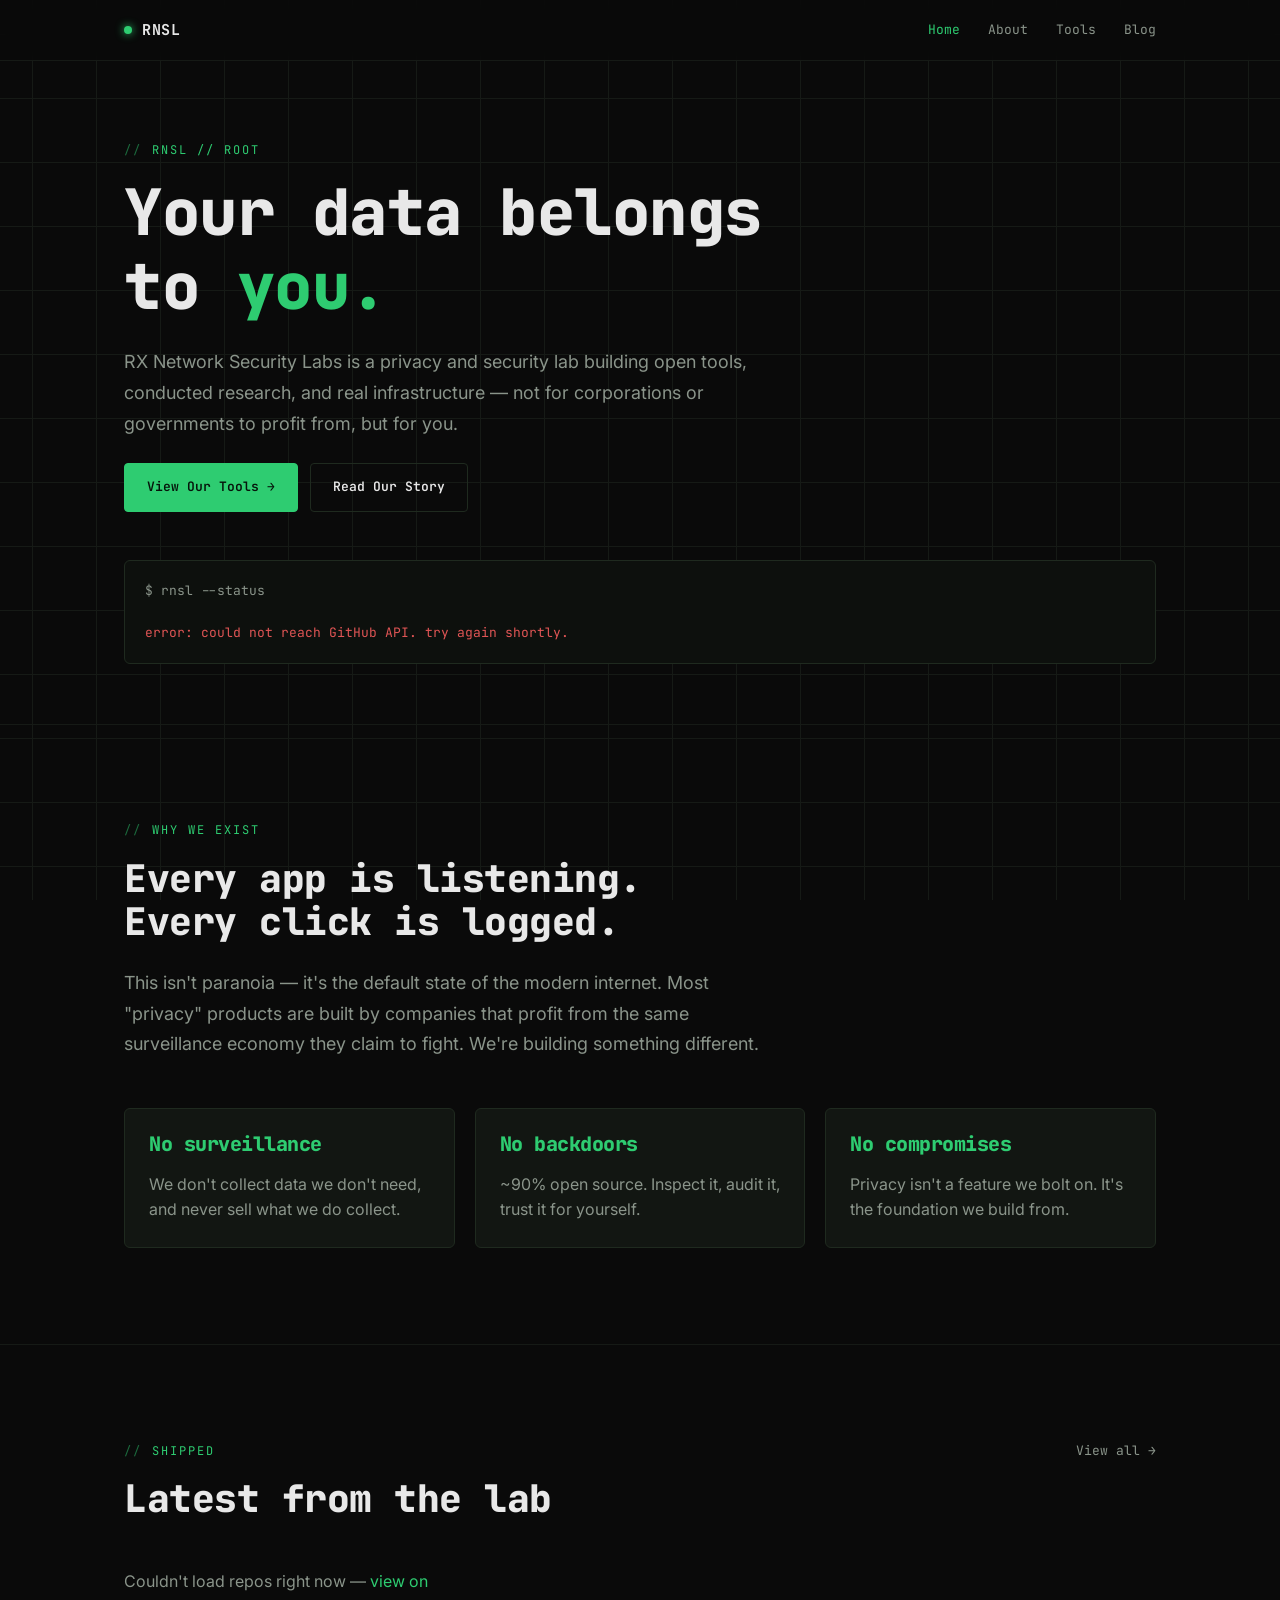
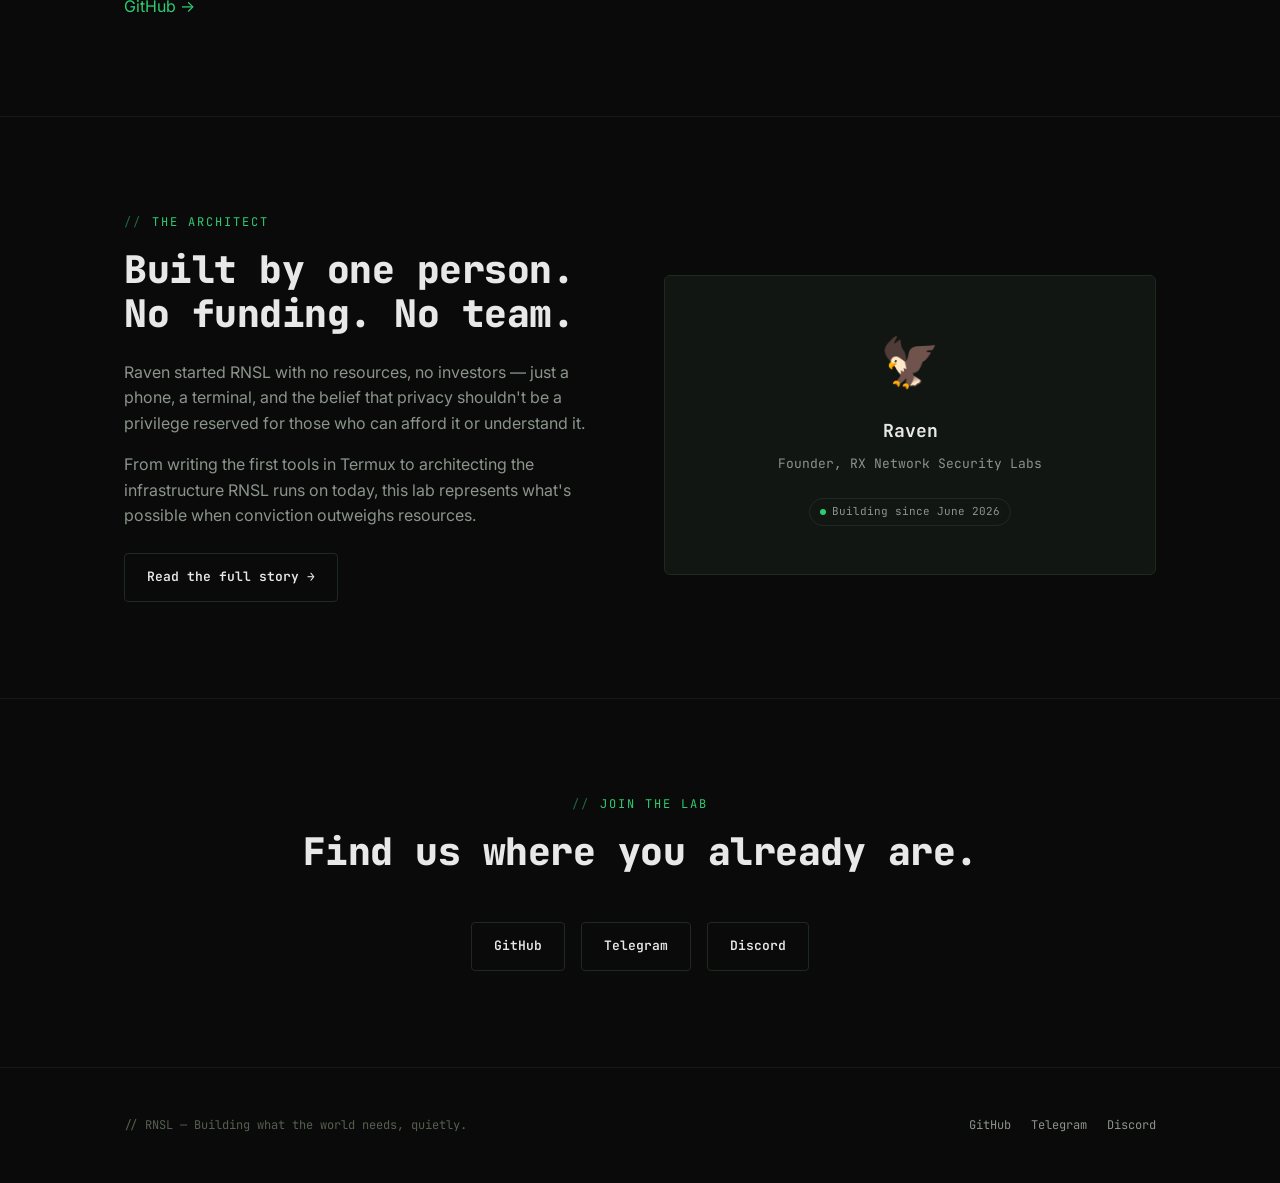
<file: index.html>
<!DOCTYPE html>
<html lang="en">
<head>
<meta charset="UTF-8">
<meta name="viewport" content="width=device-width, initial-scale=1.0">
<title>RX Network Security Labs — RNSL</title>
<meta name="description" content="A privacy and security lab building open tools, research and infrastructure. Your data belongs to you.">
<link rel="stylesheet" href="css/style.css">
<link rel="icon" href="data:image/svg+xml,<svg xmlns='http://www.w3.org/2000/svg' viewBox='0 0 100 100'><text y='.9em' font-size='90'>🦅</text></svg>">
</head>
<body>

<nav class="nav">
  <div class="nav-inner">
    <div class="nav-brand">
      <span class="dot"></span> RNSL
    </div>
    <div class="nav-links">
      <a href="index.html">Home</a>
      <a href="about.html">About</a>
      <a href="tools.html">Tools</a>
      <a href="blog.html">Blog</a>
    </div>
    <button class="nav-toggle" aria-label="Toggle menu">☰</button>
  </div>
</nav>

<!-- ============ HERO ============ -->
<section style="padding-top: 80px; padding-bottom: 60px;">
  <div class="wrap">
    <div class="eyebrow">rnsl // root</div>
    <h1>Your data belongs<br>to <span style="color: var(--signal)">you.</span></h1>
    <p class="lede mt-24">
      RX Network Security Labs is a privacy and security lab building
      open tools, conducted research, and real infrastructure —
      not for corporations or governments to profit from, but for you.
    </p>
    <div class="mt-24" style="display: flex; gap: 12px; flex-wrap: wrap;">
      <a href="tools.html" class="btn btn-primary">View Our Tools →</a>
      <a href="about.html" class="btn btn-ghost">Read Our Story</a>
    </div>

    <!-- Live status readout — the signature element -->
    <div class="data-block mt-48" id="status-block">
      <span class="dim">$</span> rnsl --status
      <br><br>
      <span class="skel">repos     : loading...</span><br>
      <span class="skel">stars     : loading...</span><br>
      <span class="skel">status    : loading...</span><br>
      <span class="skel">synced    : loading...</span>
    </div>
  </div>
</section>

<hr class="divider">

<!-- ============ MISSION ============ -->
<section>
  <div class="wrap">
    <div class="eyebrow">why we exist</div>
    <h2>Every app is listening.<br>Every click is logged.</h2>
    <p class="lede mt-24">
      This isn't paranoia — it's the default state of the modern internet.
      Most "privacy" products are built by companies that profit from
      the same surveillance economy they claim to fight. We're building
      something different.
    </p>

    <div class="grid-3 mt-48">
      <div class="card">
        <h3 style="color: var(--signal)">No surveillance</h3>
        <p class="mt-16">We don't collect data we don't need, and never sell what we do collect.</p>
      </div>
      <div class="card">
        <h3 style="color: var(--signal)">No backdoors</h3>
        <p class="mt-16">~90% open source. Inspect it, audit it, trust it for yourself.</p>
      </div>
      <div class="card">
        <h3 style="color: var(--signal)">No compromises</h3>
        <p class="mt-16">Privacy isn't a feature we bolt on. It's the foundation we build from.</p>
      </div>
    </div>
  </div>
</section>

<hr class="divider">

<!-- ============ LATEST RELEASES (live) ============ -->
<section>
  <div class="wrap">
    <div style="display: flex; justify-content: space-between; align-items: baseline; flex-wrap: wrap; gap: 12px;">
      <div>
        <div class="eyebrow">shipped</div>
        <h2>Latest from the lab</h2>
      </div>
      <a href="tools.html" class="mono dim" style="font-size: 13px;">View all →</a>
    </div>

    <div class="grid-3 mt-48" id="latest-repos">
      <div class="card"><div class="skel" style="height: 100px;"></div></div>
      <div class="card"><div class="skel" style="height: 100px;"></div></div>
      <div class="card"><div class="skel" style="height: 100px;"></div></div>
    </div>
  </div>
</section>

<hr class="divider">

<!-- ============ FOUNDER ============ -->
<section>
  <div class="wrap">
    <div class="eyebrow">the architect</div>
    <div class="grid-2" style="align-items: center; gap: 48px;">
      <div>
        <h2>Built by one person.<br>No funding. No team.</h2>
        <p class="mt-24">
          Raven started RNSL with no resources, no investors —
          just a phone, a terminal, and the belief that privacy
          shouldn't be a privilege reserved for those who can afford it
          or understand it.
        </p>
        <p class="mt-16">
          From writing the first tools in Termux to architecting the
          infrastructure RNSL runs on today, this lab represents what's
          possible when conviction outweighs resources.
        </p>
        <a href="about.html" class="btn btn-ghost mt-24">Read the full story →</a>
      </div>
      <div class="card center" style="padding: 48px 24px;">
        <div class="mono" style="font-size: 48px; color: var(--signal);">🦅</div>
        <div class="mono mt-16" style="font-weight: 700; font-size: 18px;">Raven</div>
        <div class="mono dim mt-8" style="font-size: 13px;">Founder, RX Network Security Labs</div>
        <div class="pill mt-24"><span class="dot"></span> Building since June 2026</div>
      </div>
    </div>
  </div>
</section>

<hr class="divider">

<!-- ============ CONNECT ============ -->
<section>
  <div class="wrap center">
    <div class="eyebrow center" style="justify-content: center;">join the lab</div>
    <h2>Find us where you already are.</h2>
    <div class="mt-48" style="display: flex; gap: 16px; justify-content: center; flex-wrap: wrap;">
      <a href="https://github.com/RX-Network-Security-Labs" class="btn btn-ghost" target="_blank" rel="noopener">GitHub</a>
      <a href="https://t.me/rxnetworksecuritylabs" class="btn btn-ghost" target="_blank" rel="noopener">Telegram</a>
      <a href="https://discord.gg/nWt82zV3s4" class="btn btn-ghost" target="_blank" rel="noopener">Discord</a>
    </div>
  </div>
</section>

<footer>
  <div class="wrap footer-inner">
    <div>// RNSL — Building what the world needs, quietly.</div>
    <div style="display: flex; gap: 20px;">
      <a href="https://github.com/RX-Network-Security-Labs" target="_blank" rel="noopener">GitHub</a>
      <a href="https://t.me/rxnetworksecuritylabs" target="_blank" rel="noopener">Telegram</a>
      <a href="https://discord.gg/nWt82zV3s4" target="_blank" rel="noopener">Discord</a>
    </div>
  </div>
</footer>

<script src="js/rnsl-data.js"></script>
<script>
(async function() {
  const repos = await rnslFetchRepos();
  const statusBlock = document.getElementById("status-block");
  const latestEl = document.getElementById("latest-repos");

  if (repos === null) {
    statusBlock.innerHTML = `<span class="dim">$</span> rnsl --status\n\n<span style="color:#e05555">error: could not reach GitHub API. try again shortly.</span>`;
    latestEl.innerHTML = `<p class="dim">Couldn't load repos right now — <a href="https://github.com/RX-Network-Security-Labs" style="color:var(--signal)">view on GitHub →</a></p>`;
    return;
  }

  const totalStars = repos.reduce((s, r) => s + (r.stargazers_count || 0), 0);
  const now = new Date().toISOString().replace("T", " ").slice(0, 16) + " UTC";

  statusBlock.innerHTML =
`<span class="dim">$</span> rnsl --status

repos     : <span style="color:var(--signal)">${repos.length}</span>
stars     : <span style="color:var(--signal)">${totalStars}</span>
status    : <span style="color:var(--signal)">ACTIVE</span>
synced    : ${now}`;

  if (repos.length === 0) {
    latestEl.innerHTML = `<div class="card center" style="grid-column: 1 / -1;"><p>No releases yet — first drop incoming. <a href="https://github.com/RX-Network-Security-Labs" style="color:var(--signal)">Watch on GitHub →</a></p></div>`;
    return;
  }

  const sorted = [...repos].sort((a, b) => new Date(b.updated_at) - new Date(a.updated_at));
  const top3 = sorted.slice(0, 3);

  latestEl.innerHTML = top3.map(r => `
    <a href="${r.html_url}" target="_blank" rel="noopener" class="card" style="display:block;">
      <div style="display:flex; justify-content:space-between; align-items:start;">
        <h3 class="mono" style="font-size:16px;">${rnslEscapeHtml(r.name)}</h3>
        <span class="mono faint" style="font-size:11px;">${rnslTimeAgo(r.updated_at)}</span>
      </div>
      <p class="mt-16" style="font-size:14px;">${rnslEscapeHtml(r.description || "No description yet.")}</p>
      <div class="mt-16" style="display:flex; gap:14px; align-items:center;">
        ${r.language ? `<span class="mono faint" style="font-size:12px;"><span style="color:${rnslLangColor(r.language)}">●</span> ${rnslEscapeHtml(r.language)}</span>` : ""}
        <span class="mono faint" style="font-size:12px;">★ ${r.stargazers_count || 0}</span>
      </div>
    </a>
  `).join("");
})();
</script>

</body>
</html>
</file>
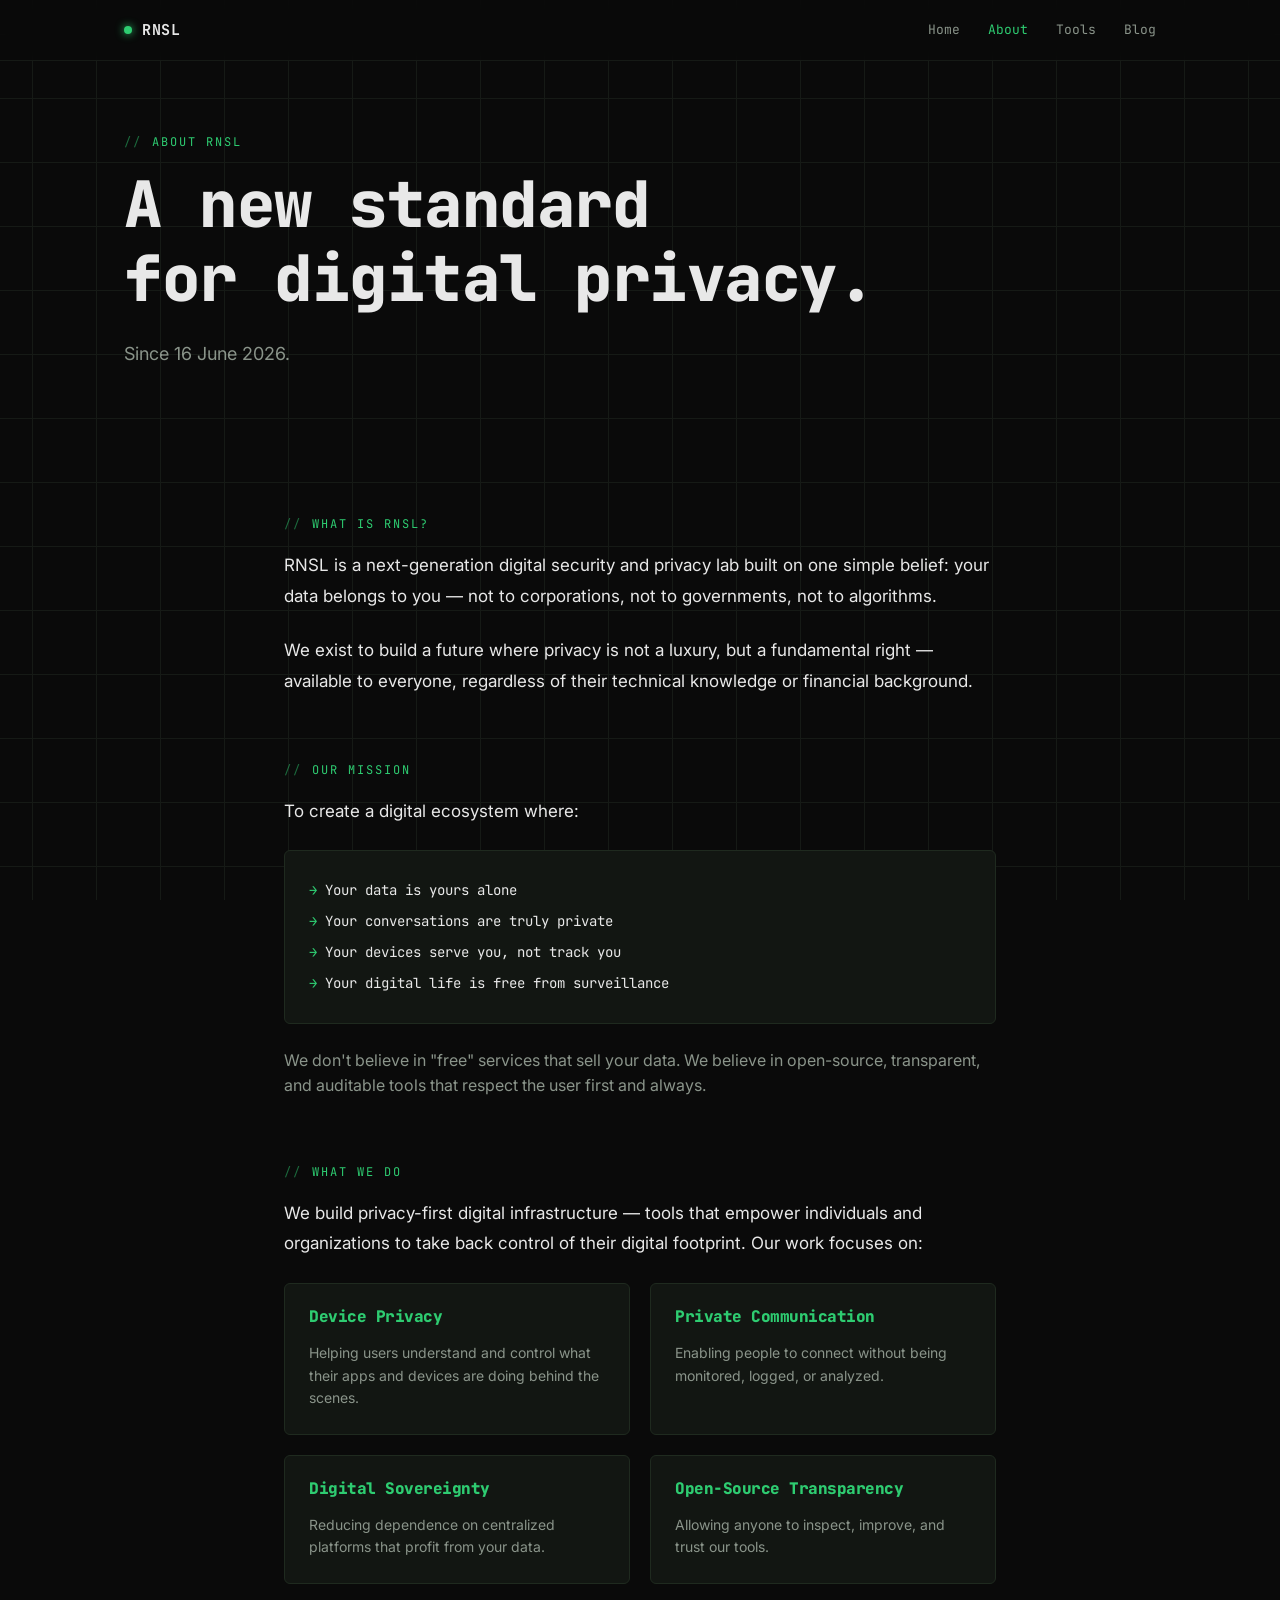
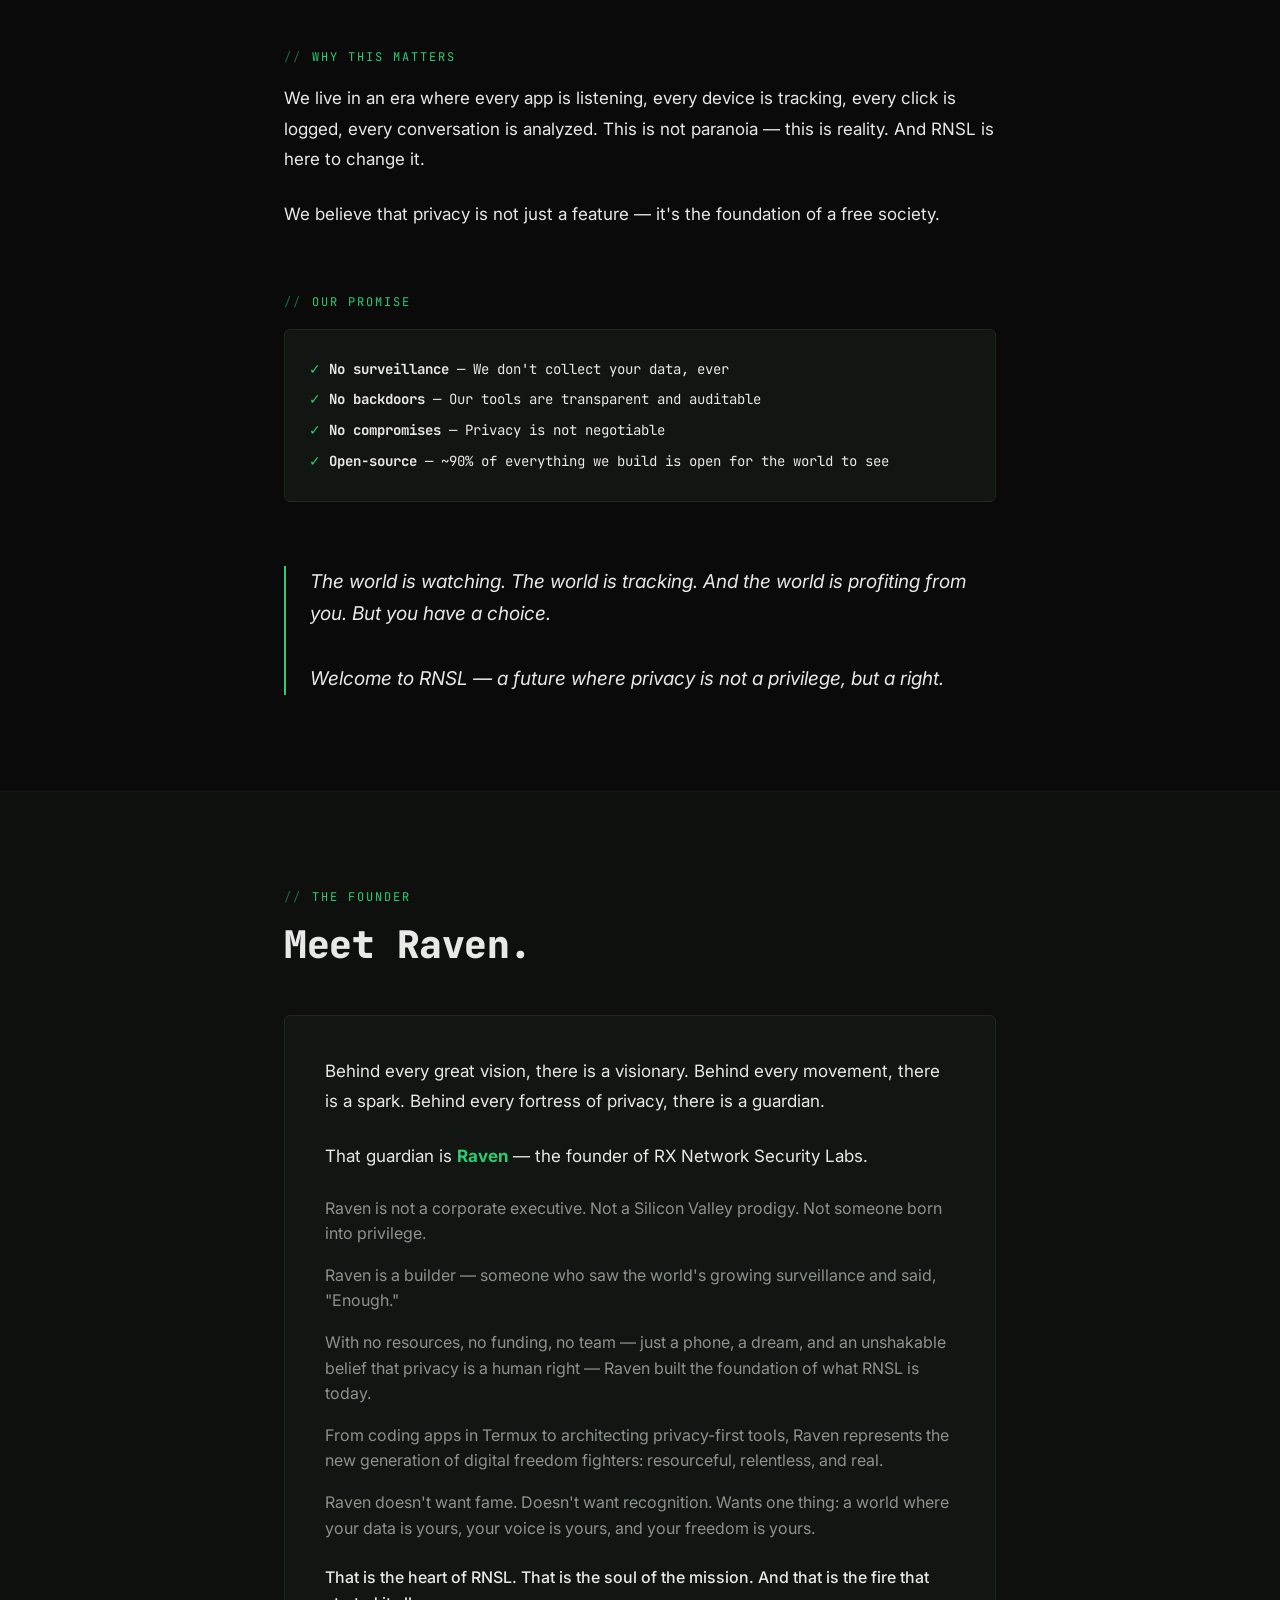
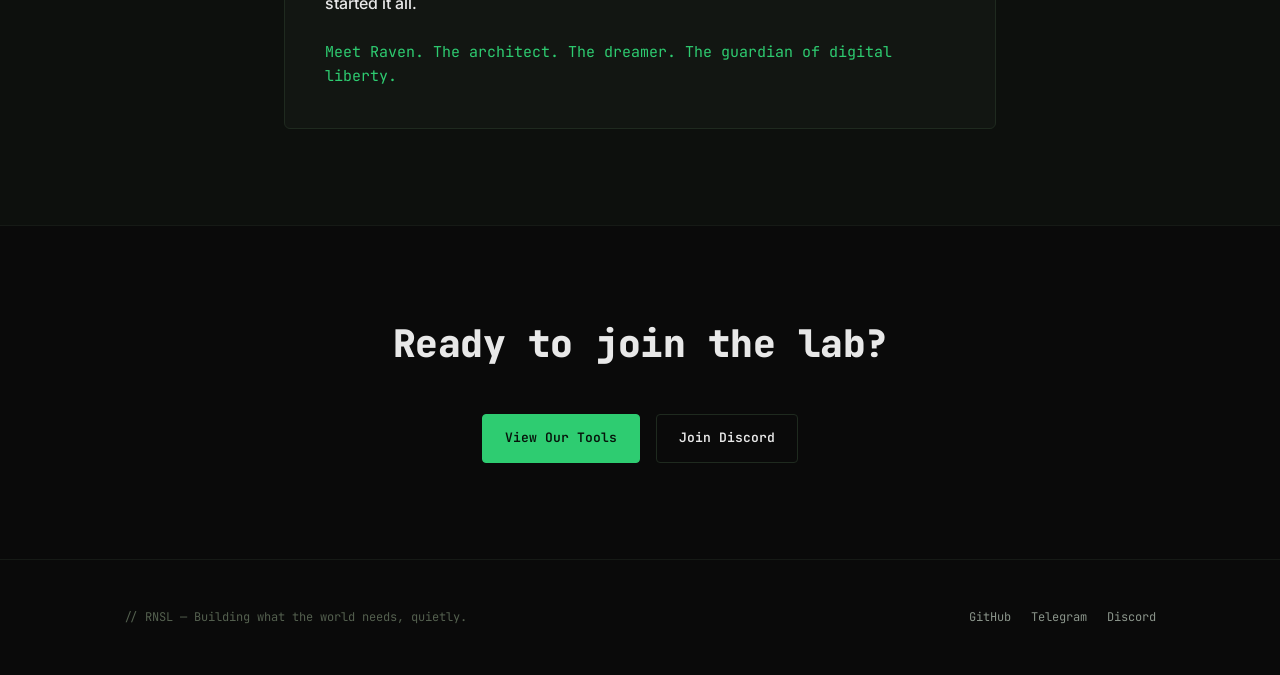
<file: about.html>
<!DOCTYPE html>
<html lang="en">
<head>
<meta charset="UTF-8">
<meta name="viewport" content="width=device-width, initial-scale=1.0">
<title>About — RX Network Security Labs</title>
<meta name="description" content="The story of RNSL — why we exist, what we believe, and who's building it.">
<link rel="stylesheet" href="css/style.css">
<link rel="icon" href="data:image/svg+xml,<svg xmlns='http://www.w3.org/2000/svg' viewBox='0 0 100 100'><text y='.9em' font-size='90'>🦅</text></svg>">
</head>
<body>

<nav class="nav">
  <div class="nav-inner">
    <div class="nav-brand"><span class="dot"></span> RNSL</div>
    <div class="nav-links">
      <a href="index.html">Home</a>
      <a href="about.html">About</a>
      <a href="tools.html">Tools</a>
      <a href="blog.html">Blog</a>
    </div>
    <button class="nav-toggle" aria-label="Toggle menu">☰</button>
  </div>
</nav>

<section style="padding-top: 72px; padding-bottom: 48px;">
  <div class="wrap">
    <div class="eyebrow">about rnsl</div>
    <h1>A new standard<br>for digital privacy.</h1>
    <p class="lede mt-24">Since 16 June 2026.</p>
  </div>
</section>

<hr class="divider">

<section>
  <div class="wrap" style="max-width: 760px;">

    <div class="eyebrow">what is rnsl?</div>
    <p style="font-size: 17px; color: var(--text); line-height: 1.8;">
      RNSL is a next-generation digital security and privacy lab built on
      one simple belief: your data belongs to you — not to corporations,
      not to governments, not to algorithms.
    </p>
    <p class="mt-24" style="font-size: 17px; color: var(--text); line-height: 1.8;">
      We exist to build a future where privacy is not a luxury, but a
      fundamental right — available to everyone, regardless of their
      technical knowledge or financial background.
    </p>

    <div class="mt-64"></div>
    <div class="eyebrow">our mission</div>
    <p style="font-size: 17px; color: var(--text); line-height: 1.8;">
      To create a digital ecosystem where:
    </p>
    <div class="card mt-24">
      <div class="mono" style="font-size: 14px; line-height: 2.2;">
        <div><span style="color: var(--signal)">→</span> Your data is yours alone</div>
        <div><span style="color: var(--signal)">→</span> Your conversations are truly private</div>
        <div><span style="color: var(--signal)">→</span> Your devices serve you, not track you</div>
        <div><span style="color: var(--signal)">→</span> Your digital life is free from surveillance</div>
      </div>
    </div>
    <p class="mt-24">
      We don't believe in "free" services that sell your data. We believe
      in open-source, transparent, and auditable tools that respect the
      user first and always.
    </p>

    <div class="mt-64"></div>
    <div class="eyebrow">what we do</div>
    <p style="font-size: 17px; color: var(--text); line-height: 1.8;">
      We build privacy-first digital infrastructure — tools that empower
      individuals and organizations to take back control of their digital
      footprint. Our work focuses on:
    </p>

    <div class="grid-2 mt-24">
      <div class="card">
        <h3 style="color: var(--signal); font-size: 16px;">Device Privacy</h3>
        <p class="mt-16" style="font-size: 14px;">Helping users understand and control what their apps and devices are doing behind the scenes.</p>
      </div>
      <div class="card">
        <h3 style="color: var(--signal); font-size: 16px;">Private Communication</h3>
        <p class="mt-16" style="font-size: 14px;">Enabling people to connect without being monitored, logged, or analyzed.</p>
      </div>
      <div class="card">
        <h3 style="color: var(--signal); font-size: 16px;">Digital Sovereignty</h3>
        <p class="mt-16" style="font-size: 14px;">Reducing dependence on centralized platforms that profit from your data.</p>
      </div>
      <div class="card">
        <h3 style="color: var(--signal); font-size: 16px;">Open-Source Transparency</h3>
        <p class="mt-16" style="font-size: 14px;">Allowing anyone to inspect, improve, and trust our tools.</p>
      </div>
    </div>

    <div class="mt-64"></div>
    <div class="eyebrow">why this matters</div>
    <p style="font-size: 17px; color: var(--text); line-height: 1.8;">
      We live in an era where every app is listening, every device is
      tracking, every click is logged, every conversation is analyzed.
      This is not paranoia — this is reality. And RNSL is here to change it.
    </p>
    <p class="mt-24" style="font-size: 17px; color: var(--text); line-height: 1.8;">
      We believe that privacy is not just a feature — it's the foundation
      of a free society.
    </p>

    <div class="mt-64"></div>
    <div class="eyebrow">our promise</div>
    <div class="card">
      <div class="mono" style="font-size: 14px; line-height: 2.2;">
        <div><span style="color: var(--signal)">✓</span> <strong>No surveillance</strong> — We don't collect your data, ever</div>
        <div><span style="color: var(--signal)">✓</span> <strong>No backdoors</strong> — Our tools are transparent and auditable</div>
        <div><span style="color: var(--signal)">✓</span> <strong>No compromises</strong> — Privacy is not negotiable</div>
        <div><span style="color: var(--signal)">✓</span> <strong>Open-source</strong> — ~90% of everything we build is open for the world to see</div>
      </div>
    </div>

    <div class="mt-64"></div>
    <blockquote style="border-left: 2px solid var(--signal); padding-left: 24px; font-size: 19px; font-style: italic; color: var(--text); line-height: 1.7;">
      The world is watching. The world is tracking. And the world is
      profiting from you. But you have a choice.
      <br><br>
      Welcome to RNSL — a future where privacy is not a privilege, but a right.
    </blockquote>

  </div>
</section>

<hr class="divider">

<!-- ============ FOUNDER ============ -->
<section style="background: var(--bg-alt);">
  <div class="wrap" style="max-width: 760px;">
    <div class="eyebrow">the founder</div>
    <h2>Meet Raven.</h2>

    <div class="card mt-48" style="padding: 40px;">
      <p style="font-size: 17px; color: var(--text); line-height: 1.8;">
        Behind every great vision, there is a visionary. Behind every
        movement, there is a spark. Behind every fortress of privacy,
        there is a guardian.
      </p>
      <p class="mt-24" style="font-size: 17px; color: var(--text); line-height: 1.8;">
        That guardian is <strong style="color: var(--signal)">Raven</strong> —
        the founder of RX Network Security Labs.
      </p>
      <p class="mt-24">
        Raven is not a corporate executive. Not a Silicon Valley prodigy.
        Not someone born into privilege.
      </p>
      <p class="mt-16">
        Raven is a builder — someone who saw the world's growing
        surveillance and said, "Enough."
      </p>
      <p class="mt-16">
        With no resources, no funding, no team — just a phone, a dream,
        and an unshakable belief that privacy is a human right — Raven
        built the foundation of what RNSL is today.
      </p>
      <p class="mt-16">
        From coding apps in Termux to architecting privacy-first tools,
        Raven represents the new generation of digital freedom fighters:
        resourceful, relentless, and real.
      </p>
      <p class="mt-16">
        Raven doesn't want fame. Doesn't want recognition. Wants one
        thing: a world where your data is yours, your voice is yours,
        and your freedom is yours.
      </p>
      <p class="mt-24" style="color: var(--text); font-weight: 500;">
        That is the heart of RNSL. That is the soul of the mission.
        And that is the fire that started it all.
      </p>
      <p class="mt-24 mono" style="color: var(--signal); font-size: 15px;">
        Meet Raven. The architect. The dreamer. The guardian of digital liberty.
      </p>
    </div>
  </div>
</section>

<hr class="divider">

<section class="center">
  <div class="wrap">
    <h2>Ready to join the lab?</h2>
    <div class="mt-48" style="display: flex; gap: 16px; justify-content: center; flex-wrap: wrap;">
      <a href="tools.html" class="btn btn-primary">View Our Tools</a>
      <a href="https://discord.gg/nWt82zV3s4" class="btn btn-ghost" target="_blank" rel="noopener">Join Discord</a>
    </div>
  </div>
</section>

<footer>
  <div class="wrap footer-inner">
    <div>// RNSL — Building what the world needs, quietly.</div>
    <div style="display: flex; gap: 20px;">
      <a href="https://github.com/RX-Network-Security-Labs" target="_blank" rel="noopener">GitHub</a>
      <a href="https://t.me/rxnetworksecuritylabs" target="_blank" rel="noopener">Telegram</a>
      <a href="https://discord.gg/nWt82zV3s4" target="_blank" rel="noopener">Discord</a>
    </div>
  </div>
</footer>

<script src="js/rnsl-data.js"></script>
</body>
</html>
</file>
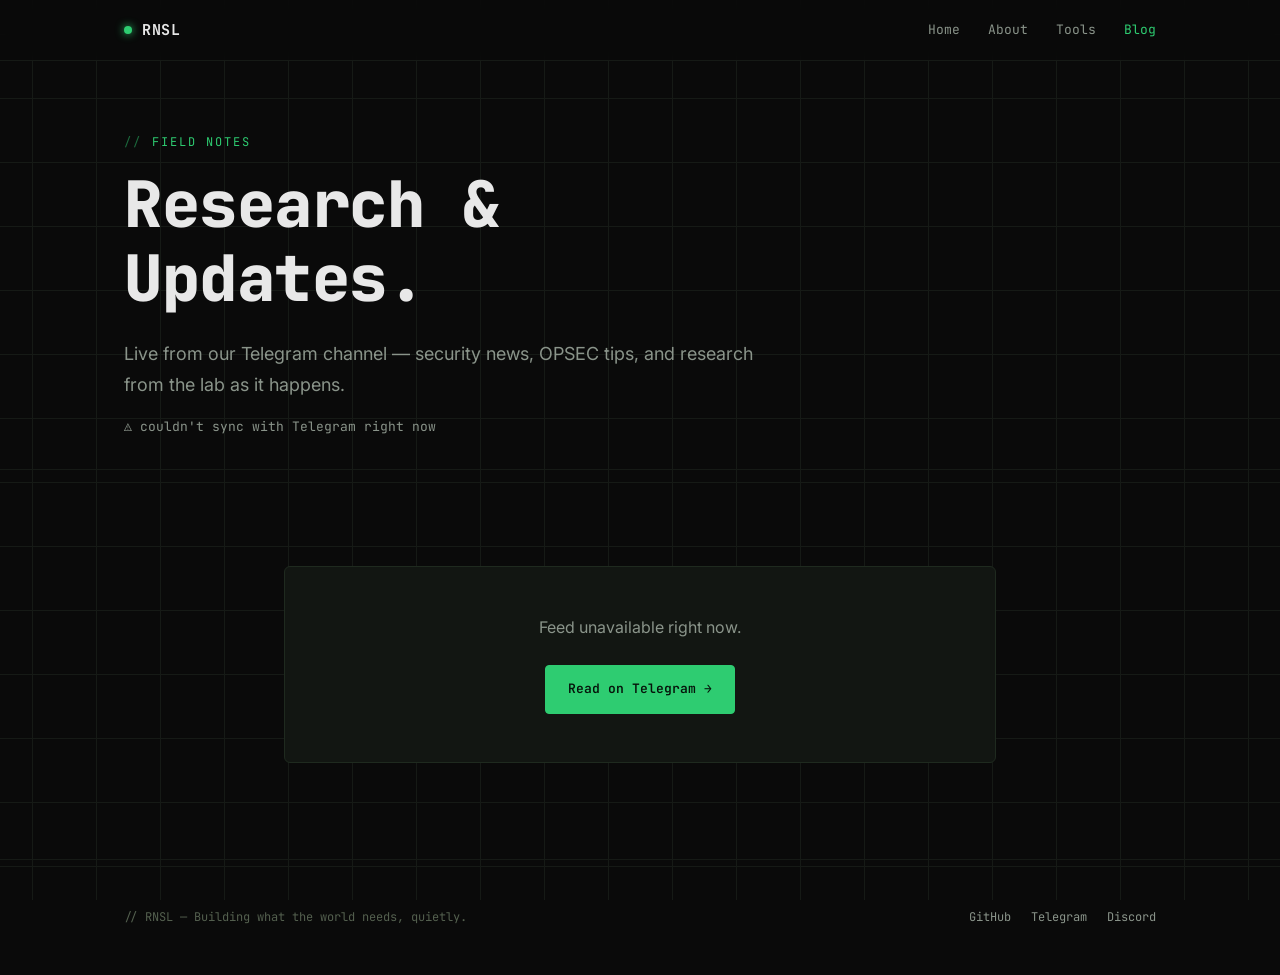
<file: blog.html>
<!DOCTYPE html>
<html lang="en">
<head>
<meta charset="UTF-8">
<meta name="viewport" content="width=device-width, initial-scale=1.0">
<title>Blog — RX Network Security Labs</title>
<meta name="description" content="Security news, research, and updates from RNSL.">
<link rel="stylesheet" href="css/style.css">
<link rel="icon" href="data:image/svg+xml,<svg xmlns='http://www.w3.org/2000/svg' viewBox='0 0 100 100'><text y='.9em' font-size='90'>🦅</text></svg>">
</head>
<body>

<nav class="nav">
  <div class="nav-inner">
    <div class="nav-brand"><span class="dot"></span> RNSL</div>
    <div class="nav-links">
      <a href="index.html">Home</a>
      <a href="about.html">About</a>
      <a href="tools.html">Tools</a>
      <a href="blog.html">Blog</a>
    </div>
    <button class="nav-toggle" aria-label="Toggle menu">☰</button>
  </div>
</nav>

<section style="padding-top: 72px; padding-bottom: 32px;">
  <div class="wrap">
    <div class="eyebrow">field notes</div>
    <h1>Research &amp;<br>Updates.</h1>
    <p class="lede mt-24">
      Live from our Telegram channel — security news, OPSEC tips,
      and research from the lab as it happens.
    </p>
    <div class="mono dim mt-16" style="font-size: 13px;" id="blog-sync-status">syncing with Telegram...</div>
  </div>
</section>

<hr class="divider">

<section>
  <div class="wrap" style="max-width: 760px;">
    <div id="blog-feed">
      <div class="card"><div class="skel" style="height: 100px;"></div></div>
      <div class="card mt-24"><div class="skel" style="height: 100px;"></div></div>
      <div class="card mt-24"><div class="skel" style="height: 80px;"></div></div>
    </div>
  </div>
</section>

<footer>
  <div class="wrap footer-inner">
    <div>// RNSL — Building what the world needs, quietly.</div>
    <div style="display: flex; gap: 20px;">
      <a href="https://github.com/RX-Network-Security-Labs" target="_blank" rel="noopener">GitHub</a>
      <a href="https://t.me/rxnetworksecuritylabs" target="_blank" rel="noopener">Telegram</a>
      <a href="https://discord.gg/nWt82zV3s4" target="_blank" rel="noopener">Discord</a>
    </div>
  </div>
</footer>

<script src="js/rnsl-data.js"></script>
<script>
const TG_CHANNEL = "rxnetworksecuritylabs";
const RSSHUB_INSTANCES = [
  "https://rsshub.app",
  "https://rss.shab.fun",
  "https://rsshub.rssforever.com"
];

function stripHtml(html) {
  const tmp = document.createElement("div");
  tmp.innerHTML = html;
  return tmp.textContent || tmp.innerText || "";
}

function formatDate(dateStr) {
  const d = new Date(dateStr);
  return d.toLocaleDateString("en-US", { year: "numeric", month: "short", day: "numeric" }).toUpperCase();
}

function truncate(text, len) {
  text = text.trim();
  return text.length > len ? text.slice(0, len).trimEnd() + "…" : text;
}

function renderPosts(items) {
  if (!items || items.length === 0) {
    return `<div class="card center" style="padding: 48px 32px;">
      <p>No posts yet — <a href="https://t.me/${TG_CHANNEL}" style="color:var(--signal)" target="_blank" rel="noopener">follow on Telegram →</a></p>
    </div>`;
  }

  return items.map(item => {
    const title = item.querySelector("title")?.textContent || "";
    const pubDate = item.querySelector("pubDate")?.textContent || "";
    const description = item.querySelector("description")?.textContent || "";
    const link = item.querySelector("link")?.textContent || `https://t.me/${TG_CHANNEL}`;

    const cleanText = stripHtml(description);
    const displayTitle = title && title !== "Untitled" ? title : truncate(cleanText, 80);
    const preview = truncate(cleanText, 220);
    const dateLabel = pubDate ? formatDate(pubDate) : "";

    return `
    <a href="${link}" target="_blank" rel="noopener" class="card mt-24" style="display:block; text-decoration:none;">
      <div class="mono faint" style="font-size: 12px;">${dateLabel} · TELEGRAM</div>
      <h3 class="mt-8" style="font-size: 17px; line-height: 1.4;">${rnslEscapeHtml(displayTitle)}</h3>
      ${preview !== displayTitle ? `<p class="mt-16" style="font-size:14px; color: var(--text-muted, #888);">${rnslEscapeHtml(preview)}</p>` : ""}
    </a>`;
  }).join("");
}

async function fetchFeed(instance) {
  const url = `${instance}/telegram/channel/${TG_CHANNEL}`;
  // Use allorigins as CORS proxy since direct RSS fetch is blocked by browser CORS
  const proxy = `https://api.allorigins.win/get?url=${encodeURIComponent(url)}`;
  const res = await fetch(proxy, { signal: AbortSignal.timeout(8000) });
  if (!res.ok) throw new Error(`HTTP ${res.status}`);
  const json = await res.json();
  const parser = new DOMParser();
  const xml = parser.parseFromString(json.contents, "text/xml");
  const items = Array.from(xml.querySelectorAll("item"));
  if (!items.length) throw new Error("empty feed");
  return items;
}

(async function() {
  const feedEl = document.getElementById("blog-feed");
  const statusEl = document.getElementById("blog-sync-status");

  let items = null;
  let lastErr = "";

  for (const instance of RSSHUB_INSTANCES) {
    try {
      items = await fetchFeed(instance);
      break;
    } catch (e) {
      lastErr = e.message;
      console.warn("RNSL blog: failed instance", instance, e.message);
    }
  }

  if (!items) {
    statusEl.textContent = "⚠ couldn't sync with Telegram right now";
    feedEl.innerHTML = `
      <div class="card center" style="padding: 48px 32px;">
        <p>Feed unavailable right now.</p>
        <a href="https://t.me/${TG_CHANNEL}" class="btn btn-primary mt-24" target="_blank" rel="noopener">Read on Telegram →</a>
      </div>`;
    return;
  }

  statusEl.textContent = `✓ synced just now · ${items.length} posts from @${TG_CHANNEL}`;
  feedEl.innerHTML = renderPosts(items);
})();
</script>

</body>
</html>
</file>
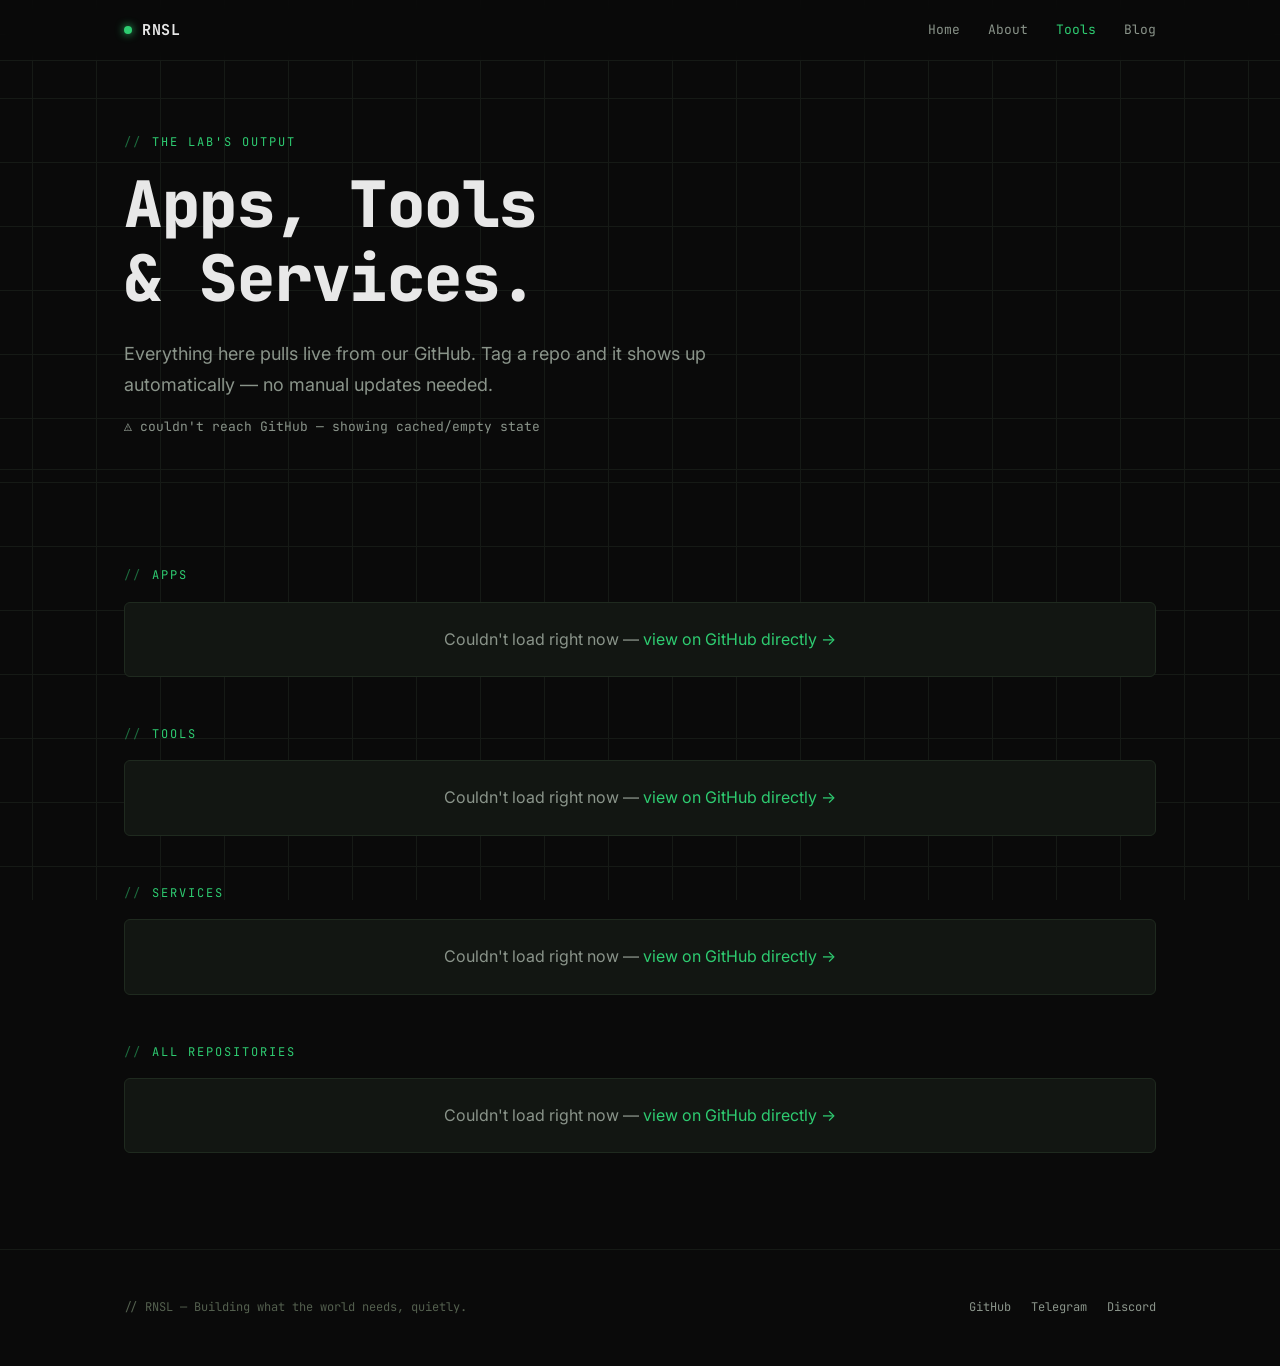
<file: tools.html>
<!DOCTYPE html>
<html lang="en">
<head>
<meta charset="UTF-8">
<meta name="viewport" content="width=device-width, initial-scale=1.0">
<title>Tools — RX Network Security Labs</title>
<meta name="description" content="Apps, tools and services built by RNSL. Live from GitHub.">
<link rel="stylesheet" href="css/style.css">
<link rel="icon" href="data:image/svg+xml,<svg xmlns='http://www.w3.org/2000/svg' viewBox='0 0 100 100'><text y='.9em' font-size='90'>🦅</text></svg>">
</head>
<body>

<nav class="nav">
  <div class="nav-inner">
    <div class="nav-brand"><span class="dot"></span> RNSL</div>
    <div class="nav-links">
      <a href="index.html">Home</a>
      <a href="about.html">About</a>
      <a href="tools.html">Tools</a>
      <a href="blog.html">Blog</a>
    </div>
    <button class="nav-toggle" aria-label="Toggle menu">☰</button>
  </div>
</nav>

<section style="padding-top: 72px; padding-bottom: 32px;">
  <div class="wrap">
    <div class="eyebrow">the lab's output</div>
    <h1>Apps, Tools<br>&amp; Services.</h1>
    <p class="lede mt-24">
      Everything here pulls live from our GitHub. Tag a repo and it
      shows up automatically — no manual updates needed.
    </p>
    <div class="mono dim mt-16" style="font-size: 13px;" id="sync-status">syncing...</div>
  </div>
</section>

<hr class="divider">

<section style="padding-bottom: 48px;">
  <div class="wrap">
    <div class="eyebrow">apps</div>
    <div class="grid-3" id="apps-grid">
      <div class="card"><div class="skel" style="height: 90px;"></div></div>
    </div>
  </div>
</section>

<section style="padding-top: 0; padding-bottom: 48px;">
  <div class="wrap">
    <div class="eyebrow">tools</div>
    <div class="grid-3" id="tools-grid">
      <div class="card"><div class="skel" style="height: 90px;"></div></div>
    </div>
  </div>
</section>

<section style="padding-top: 0; padding-bottom: 48px;">
  <div class="wrap">
    <div class="eyebrow">services</div>
    <div class="grid-3" id="services-grid">
      <div class="card"><div class="skel" style="height: 90px;"></div></div>
    </div>
  </div>
</section>

<section style="padding-top: 0;">
  <div class="wrap">
    <div class="eyebrow">all repositories</div>
    <div class="grid-3" id="all-grid">
      <div class="card"><div class="skel" style="height: 90px;"></div></div>
    </div>
  </div>
</section>

<footer>
  <div class="wrap footer-inner">
    <div>// RNSL — Building what the world needs, quietly.</div>
    <div style="display: flex; gap: 20px;">
      <a href="https://github.com/RX-Network-Security-Labs" target="_blank" rel="noopener">GitHub</a>
      <a href="https://t.me/rxnetworksecuritylabs" target="_blank" rel="noopener">Telegram</a>
      <a href="https://discord.gg/nWt82zV3s4" target="_blank" rel="noopener">Discord</a>
    </div>
  </div>
</footer>

<script src="js/rnsl-data.js"></script>
<script>
function repoCard(r) {
  return `
    <a href="${r.html_url}" target="_blank" rel="noopener" class="card" style="display:block;">
      <div style="display:flex; justify-content:space-between; align-items:start;">
        <h3 class="mono" style="font-size:16px;">${rnslEscapeHtml(r.name)}</h3>
        <span class="mono faint" style="font-size:11px;">${rnslTimeAgo(r.updated_at)}</span>
      </div>
      <p class="mt-16" style="font-size:14px;">${rnslEscapeHtml(r.description || "No description yet.")}</p>
      <div class="mt-16" style="display:flex; gap:14px; align-items:center;">
        ${r.language ? `<span class="mono faint" style="font-size:12px;"><span style="color:${rnslLangColor(r.language)}">●</span> ${rnslEscapeHtml(r.language)}</span>` : ""}
        <span class="mono faint" style="font-size:12px;">★ ${r.stargazers_count || 0}</span>
        <span class="mono faint" style="font-size:12px;">🍴 ${r.forks_count || 0}</span>
      </div>
    </a>`;
}

function emptyMsg(text) {
  return `<div class="card center" style="grid-column: 1 / -1;"><p>${text}</p></div>`;
}

(async function() {
  const repos = await rnslFetchRepos();
  const syncEl = document.getElementById("sync-status");
  const appsGrid = document.getElementById("apps-grid");
  const toolsGrid = document.getElementById("tools-grid");
  const servicesGrid = document.getElementById("services-grid");
  const allGrid = document.getElementById("all-grid");

  if (repos === null) {
    syncEl.textContent = "⚠ couldn't reach GitHub — showing cached/empty state";
    [appsGrid, toolsGrid, servicesGrid, allGrid].forEach(el => {
      el.innerHTML = emptyMsg(`Couldn't load right now — <a href="https://github.com/RX-Network-Security-Labs" style="color:var(--signal)">view on GitHub directly →</a>`);
    });
    return;
  }

  syncEl.textContent = `✓ synced just now · ${repos.length} repositories`;

  if (repos.length === 0) {
    [appsGrid, toolsGrid, servicesGrid].forEach(el => {
      el.innerHTML = emptyMsg("Nothing released yet — stay tuned.");
    });
    allGrid.innerHTML = emptyMsg("No public repositories yet.");
    return;
  }

  // Fetch topics for all repos in parallel
  const withTopics = await Promise.all(repos.map(async r => ({
    repo: r,
    topics: await rnslFetchTopics(r.name)
  })));

  const apps = withTopics.filter(x => x.topics.includes("rnsl-app")).map(x => x.repo);
  const tools = withTopics.filter(x => x.topics.includes("rnsl-tool")).map(x => x.repo);
  const services = withTopics.filter(x => x.topics.includes("rnsl-service")).map(x => x.repo);

  appsGrid.innerHTML = apps.length
    ? apps.map(repoCard).join("")
    : emptyMsg("No apps released yet — stay tuned.");

  toolsGrid.innerHTML = tools.length
    ? tools.map(repoCard).join("")
    : emptyMsg("Tools dropping soon.");

  servicesGrid.innerHTML = services.length
    ? services.map(repoCard).join("")
    : emptyMsg("Services coming soon.");

  const sorted = [...repos].sort((a, b) => new Date(b.updated_at) - new Date(a.updated_at));
  allGrid.innerHTML = sorted.map(repoCard).join("");
})();
</script>

</body>
</html>
</file>
<file: css/style.css>
/* ============================================
   RNSL — Core Stylesheet
   ============================================ */

@import url('https://fonts.googleapis.com/css2?family=JetBrains+Mono:wght@400;500;700;800&family=Inter:wght@400;500;600;700&display=swap');

:root {
  --bg:        #0a0a0a;
  --bg-alt:    #0d100d;
  --card:      #121612;
  --border:    #1f2a1f;
  --border-dim:#161a16;
  --text:      #e8e8e8;
  --text-dim:  #8a948a;
  --text-faint:#54604f;
  --signal:    #2ecc71;
  --signal-dim:#1a9e52;
  --signal-glow: rgba(46, 204, 113, 0.12);
  --mono: 'JetBrains Mono', 'Courier New', monospace;
  --sans: 'Inter', -apple-system, sans-serif;
  --max-w: 1080px;
}

* { box-sizing: border-box; margin: 0; padding: 0; }

html { scroll-behavior: smooth; }

body {
  background: var(--bg);
  color: var(--text);
  font-family: var(--sans);
  font-size: 16px;
  line-height: 1.6;
  -webkit-font-smoothing: antialiased;
  background-image:
    linear-gradient(var(--border-dim) 1px, transparent 1px),
    linear-gradient(90deg, var(--border-dim) 1px, transparent 1px);
  background-size: 64px 64px;
  background-attachment: fixed;
  background-position: center;
}

::selection { background: var(--signal); color: #000; }

a { color: inherit; text-decoration: none; }

img, svg { display: block; max-width: 100%; }

/* ---------- Layout ---------- */

.wrap {
  max-width: var(--max-w);
  margin: 0 auto;
  padding: 0 24px;
}

section { padding: 96px 0; }

@media (max-width: 720px) {
  section { padding: 56px 0; }
}

/* ---------- Nav ---------- */

.nav {
  position: sticky;
  top: 0;
  z-index: 100;
  background: rgba(10, 10, 10, 0.85);
  backdrop-filter: blur(10px);
  border-bottom: 1px solid var(--border-dim);
}

.nav-inner {
  max-width: var(--max-w);
  margin: 0 auto;
  padding: 18px 24px;
  display: flex;
  align-items: center;
  justify-content: space-between;
}

.nav-brand {
  display: flex;
  align-items: center;
  gap: 10px;
  font-family: var(--mono);
  font-weight: 700;
  font-size: 15px;
  letter-spacing: 0.5px;
}

.nav-brand .dot {
  width: 8px; height: 8px;
  border-radius: 50%;
  background: var(--signal);
  box-shadow: 0 0 8px var(--signal);
  animation: pulse-dot 2s ease-in-out infinite;
}

@keyframes pulse-dot {
  0%, 100% { opacity: 1; }
  50% { opacity: 0.4; }
}

.nav-links {
  display: flex;
  gap: 28px;
  font-family: var(--mono);
  font-size: 13px;
  color: var(--text-dim);
}

.nav-links a { transition: color 0.15s; position: relative; }
.nav-links a:hover { color: var(--signal); }
.nav-links a.active { color: var(--signal); }

.nav-toggle { display: none; }

@media (max-width: 720px) {
  .nav-links {
    position: fixed;
    top: 58px; left: 0; right: 0;
    background: var(--bg);
    border-bottom: 1px solid var(--border-dim);
    flex-direction: column;
    gap: 0;
    max-height: 0;
    overflow: hidden;
    transition: max-height 0.25s ease;
  }
  .nav-links.open { max-height: 320px; }
  .nav-links a { padding: 16px 24px; border-bottom: 1px solid var(--border-dim); }
  .nav-toggle {
    display: block;
    background: none; border: none; color: var(--text);
    font-family: var(--mono); font-size: 20px; cursor: pointer;
  }
}

/* ---------- Eyebrow / section labels ---------- */

.eyebrow {
  font-family: var(--mono);
  font-size: 12px;
  color: var(--signal);
  letter-spacing: 2px;
  text-transform: uppercase;
  margin-bottom: 16px;
  display: flex;
  align-items: center;
  gap: 10px;
}

.eyebrow::before { content: '//'; opacity: 0.5; }

/* ---------- Typography ---------- */

h1, h2, h3 {
  font-family: var(--mono);
  font-weight: 800;
  letter-spacing: -0.5px;
  line-height: 1.15;
}

h1 { font-size: clamp(36px, 6vw, 64px); }
h2 { font-size: clamp(28px, 4vw, 38px); }
h3 { font-size: 20px; }

p { color: var(--text-dim); }

.lede {
  font-size: 18px;
  color: var(--text-dim);
  max-width: 640px;
  line-height: 1.7;
}

/* ---------- Buttons ---------- */

.btn {
  display: inline-flex;
  align-items: center;
  gap: 8px;
  font-family: var(--mono);
  font-size: 13px;
  font-weight: 600;
  padding: 13px 22px;
  border-radius: 4px;
  border: 1px solid var(--border);
  transition: all 0.15s;
  cursor: pointer;
}

.btn-primary {
  background: var(--signal);
  color: #06140b;
  border-color: var(--signal);
}
.btn-primary:hover { background: #3ee080; transform: translateY(-1px); }

.btn-ghost {
  background: transparent;
  color: var(--text);
}
.btn-ghost:hover { border-color: var(--signal); color: var(--signal); }

/* ---------- Cards ---------- */

.card {
  background: var(--card);
  border: 1px solid var(--border);
  border-radius: 6px;
  padding: 24px;
  transition: border-color 0.2s, transform 0.2s;
}
.card:hover { border-color: var(--signal-dim); }

.divider {
  height: 1px;
  background: var(--border-dim);
  border: none;
  margin: 0;
}

/* ---------- Status pill ---------- */

.pill {
  display: inline-flex;
  align-items: center;
  gap: 6px;
  font-family: var(--mono);
  font-size: 11px;
  padding: 4px 10px;
  border-radius: 100px;
  border: 1px solid var(--border);
  color: var(--text-dim);
}
.pill .dot { width: 6px; height: 6px; border-radius: 50%; background: var(--signal); }

/* ---------- Footer ---------- */

footer {
  border-top: 1px solid var(--border-dim);
  padding: 48px 0;
  font-family: var(--mono);
  font-size: 12px;
  color: var(--text-faint);
}

footer .footer-inner {
  display: flex;
  justify-content: space-between;
  align-items: center;
  flex-wrap: wrap;
  gap: 16px;
}

footer a { color: var(--text-dim); transition: color 0.15s; }
footer a:hover { color: var(--signal); }

/* ---------- Code-style data blocks ---------- */

.data-block {
  font-family: var(--mono);
  font-size: 13px;
  background: var(--bg-alt);
  border: 1px solid var(--border);
  border-radius: 6px;
  padding: 20px;
  overflow-x: auto;
  white-space: pre;
  color: var(--text-dim);
}

.skel {
  background: linear-gradient(90deg, var(--border-dim) 25%, var(--border) 50%, var(--border-dim) 75%);
  background-size: 200% 100%;
  animation: shimmer 1.4s infinite;
  border-radius: 4px;
  color: transparent;
}
@keyframes shimmer {
  0% { background-position: 200% 0; }
  100% { background-position: -200% 0; }
}

/* ---------- Utility ---------- */

.grid-2 { display: grid; grid-template-columns: 1fr 1fr; gap: 20px; }
.grid-3 { display: grid; grid-template-columns: repeat(3, 1fr); gap: 20px; }
@media (max-width: 720px) {
  .grid-2, .grid-3 { grid-template-columns: 1fr; }
}

.mono { font-family: var(--mono); }
.dim { color: var(--text-dim); }
.faint { color: var(--text-faint); }
.center { text-align: center; }
.mt-8 { margin-top: 8px; }
.mt-16 { margin-top: 16px; }
.mt-24 { margin-top: 24px; }
.mt-48 { margin-top: 48px; }
.mt-64 { margin-top: 64px; }

@media (prefers-reduced-motion: reduce) {
  *, *::before, *::after {
    animation-duration: 0.01ms !important;
    animation-iteration-count: 1 !important;
    transition-duration: 0.01ms !important;
    scroll-behavior: auto !important;
  }
}

:focus-visible {
  outline: 2px solid var(--signal);
  outline-offset: 2px;
}
</file>
